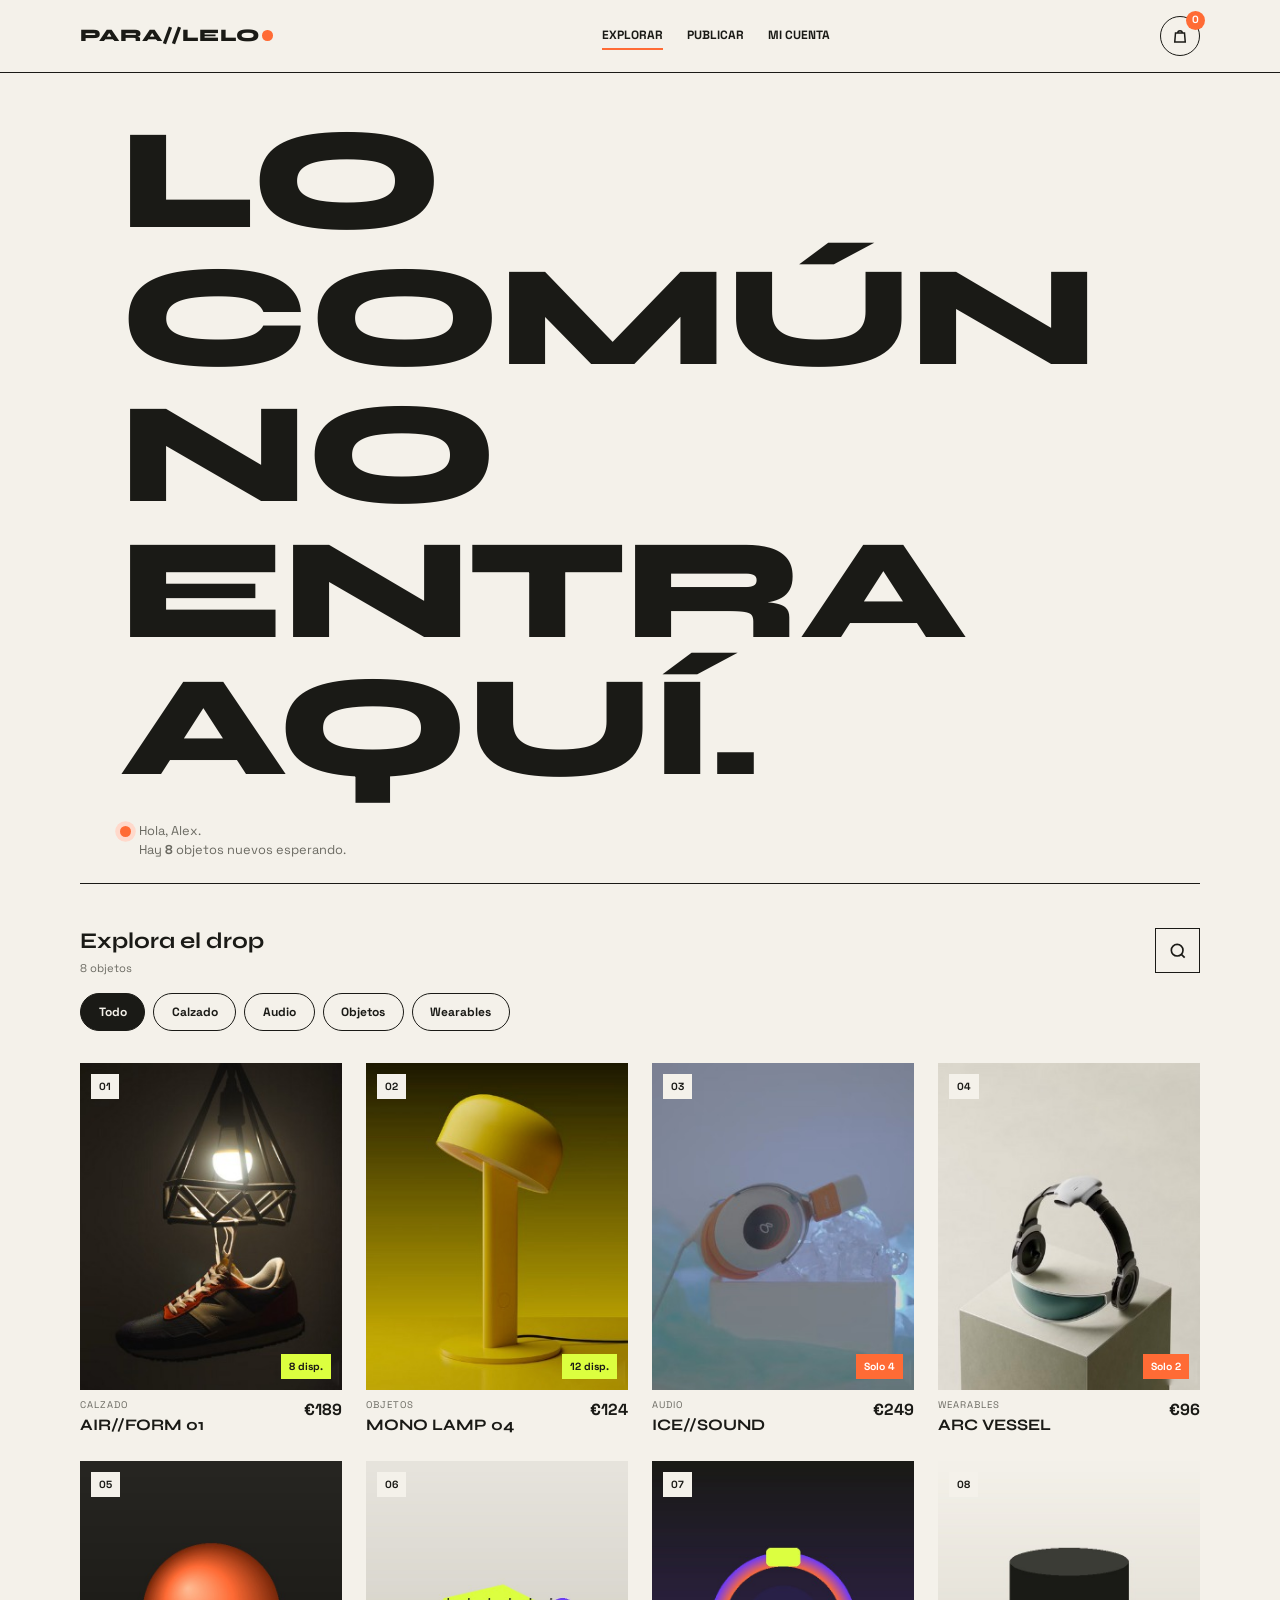
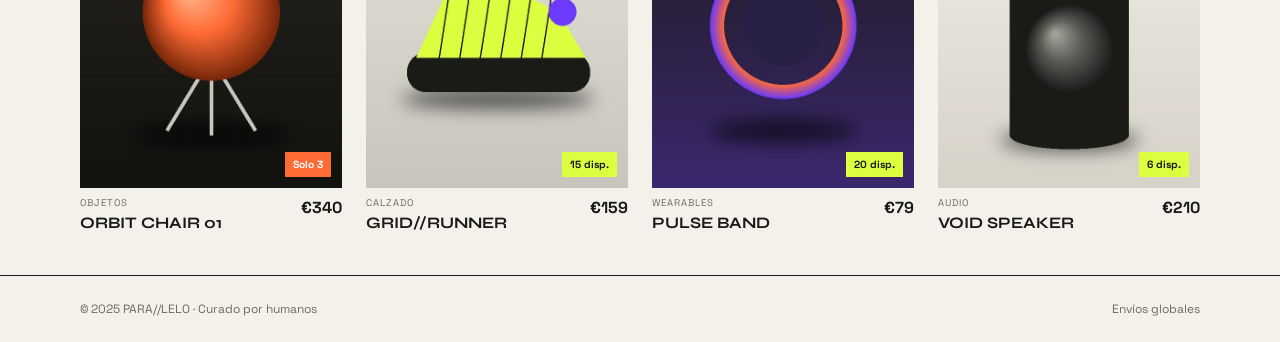
<file: index.html>
<!DOCTYPE html>
<html lang="es">
<head>
  <meta charset="UTF-8">
  <meta name="viewport" content="width=device-width, initial-scale=1">
  <title>PARA//LELO · Explorar</title>
  <link rel="preconnect" href="https://fonts.googleapis.com"><link rel="preconnect" href="https://fonts.gstatic.com" crossorigin><link href="https://fonts.googleapis.com/css2?family=Space+Grotesk:wght@400;500;700&family=Syne:wght@600;700;800&display=swap" rel="stylesheet">
  <link rel="stylesheet" href="css/styles.css">
  <link rel="stylesheet" href="css/index.css">
  <link rel="stylesheet" href="css/hito2.css">
</head>
<body>
  <header class="site-header">
    <div class="container">
      <a href="index.html" class="logo" aria-label="PARA//LELO, inicio">PARA//LELO</a>
      <nav class="main-nav" id="menu-principal" aria-label="Principal">
        <a href="index.html" aria-current="page">Explorar</a>
        <a href="crear.html">Publicar</a>
        <a href="login.html">Mi cuenta</a>
      </nav>
      <div class="header-actions">
        <a href="#" class="cart" aria-label="Carrito, 0 artículos"><svg width="18" height="18" viewBox="0 0 24 24" fill="none" stroke="currentColor" stroke-width="2" aria-hidden="true"><path d="M6 8h12l1 12H5L6 8z"/><path d="M9 8a3 3 0 0 1 6 0"/></svg><span>0</span></a>
        <button class="menu-toggle" type="button" aria-expanded="false" aria-controls="menu-principal" aria-label="Abrir menú">
          <span></span><span></span><span></span>
        </button>
      </div>
    </div>
  </header>
  <main>
    <section class="hero container" aria-labelledby="hero-title">
      <h1 id="hero-title" class="display">Lo común no entra aquí.</h1>
      <p class="hero-note"><span>Hola, Alex.<br>Hay <b id="total-novedades">0</b> objetos nuevos esperando.</span></p>
    </section>

    <section class="catalog container" aria-labelledby="catalog-title">
      <div class="catalog-head">
        <div>
          <h2 id="catalog-title">Explora el drop</h2>
          <p class="contador" id="contador-resultados" aria-live="polite"></p>
        </div>
        <button class="search-btn" type="button" aria-label="Buscar" aria-expanded="false" aria-controls="panel-busqueda">
          <svg width="20" height="20" viewBox="0 0 24 24" fill="none" stroke="currentColor" stroke-width="2" aria-hidden="true"><circle cx="11" cy="11" r="7"/><path d="M20 20l-4-4"/></svg>
        </button>
      </div>

      <div class="panel-busqueda" id="panel-busqueda" role="search" hidden>
        <label for="buscador" class="visually-hidden">Buscar objetos</label>
        <input type="search" id="buscador" placeholder="Busca por nombre, categoría o descripción…" autocomplete="off">
        <button type="button" id="limpiar-busqueda" class="limpiar" aria-label="Borrar búsqueda" hidden>✕</button>
      </div>

      <div class="filters" role="group" aria-label="Filtrar por categoría">
        <button class="chip" data-filter="todo" aria-pressed="true">Todo</button>
        <button class="chip" data-filter="calzado" aria-pressed="false">Calzado</button>
        <button class="chip" data-filter="audio" aria-pressed="false">Audio</button>
        <button class="chip" data-filter="objetos" aria-pressed="false">Objetos</button>
        <button class="chip" data-filter="wearables" aria-pressed="false">Wearables</button>
      </div>

      <!-- Las tarjetas se generan con JS a partir de mockData.js -->
      <div class="grid" id="grid"></div>

      <div class="sin-resultados" id="sin-resultados" hidden>
        <p>No hay nada que coincida con «<strong></strong>».</p>
        <small>Prueba con otra palabra o cambia de categoría.</small>
      </div>

      <template id="tpl-tarjeta">
        <article class="card">
          <a href="#">
            <figure><img src="" alt="" loading="lazy"><span class="num"></span><span class="stock"></span></figure>
            <div class="card-info"><div><small></small><h3></h3></div><span class="price"></span></div>
          </a>
        </article>
      </template>
    </section>
  </main>
  <footer class="site-footer">
    <div class="container"><p>© 2025 PARA//LELO · Curado por humanos</p><p>Envíos globales</p></div>
  </footer>
  <script src="js/mockData.js"></script>
  <script src="js/ui.js"></script>
  <script src="js/dashboard.js"></script>
</body>
</html>
</file>
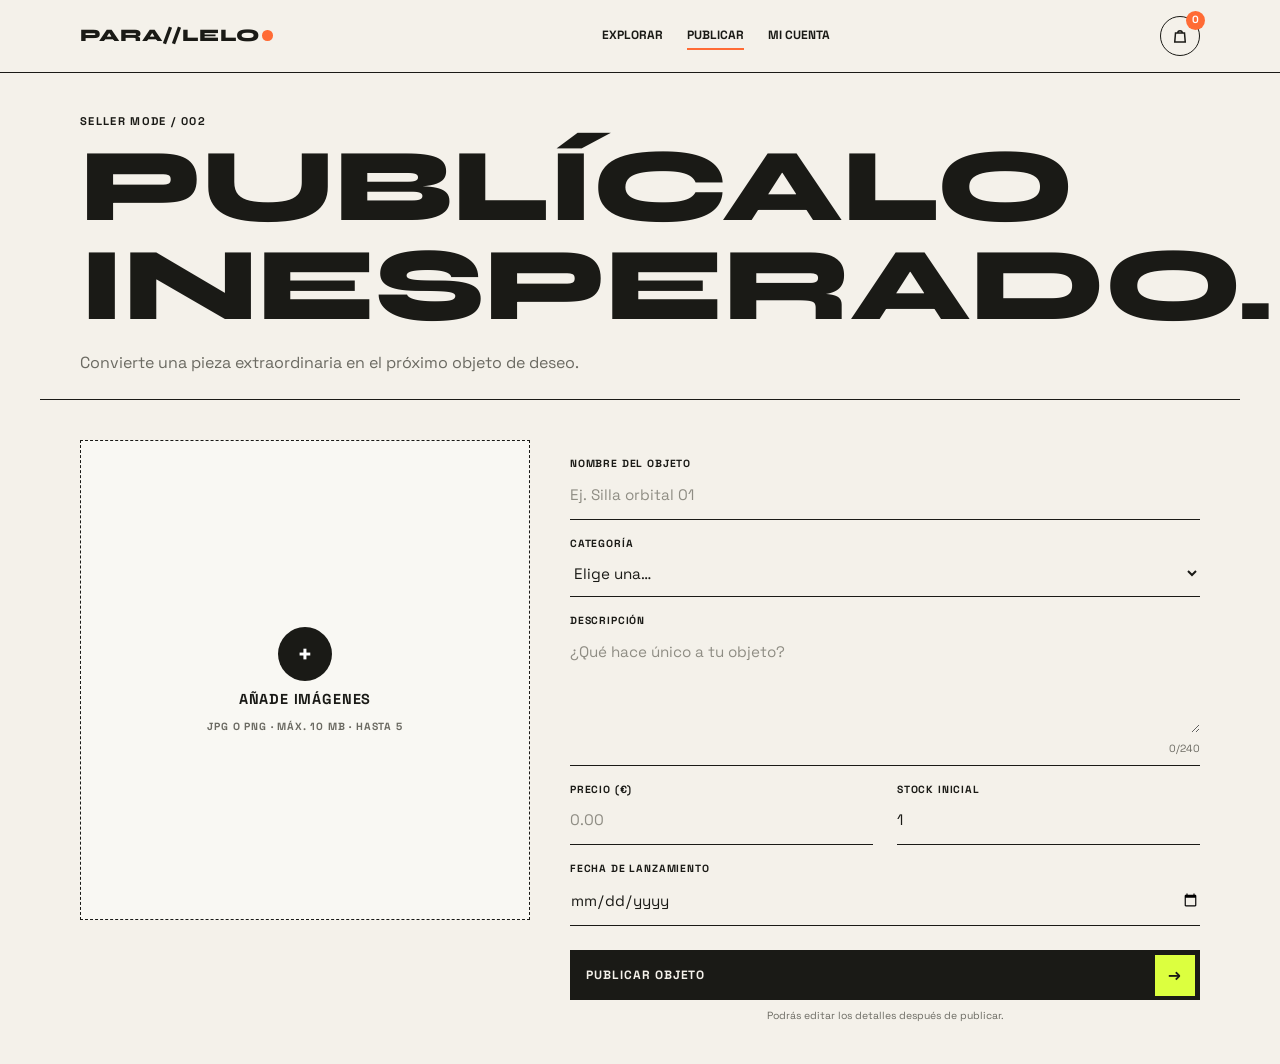
<file: crear.html>
<!DOCTYPE html>
<html lang="es">
<head>
  <meta charset="UTF-8">
  <meta name="viewport" content="width=device-width, initial-scale=1">
  <title>PARA//LELO · Publicar</title>
  <link rel="preconnect" href="https://fonts.googleapis.com"><link rel="preconnect" href="https://fonts.gstatic.com" crossorigin><link href="https://fonts.googleapis.com/css2?family=Space+Grotesk:wght@400;500;700&family=Syne:wght@600;700;800&display=swap" rel="stylesheet">
  <link rel="stylesheet" href="css/styles.css">
  <link rel="stylesheet" href="css/crear.css">
  <link rel="stylesheet" href="css/hito2.css">
</head>
<body>
  <header class="site-header">
    <div class="container">
      <a href="index.html" class="logo" aria-label="PARA//LELO, inicio">PARA//LELO</a>
      <nav class="main-nav" id="menu-principal" aria-label="Principal">
        <a href="index.html">Explorar</a>
        <a href="crear.html" aria-current="page">Publicar</a>
        <a href="login.html">Mi cuenta</a>
      </nav>
      <div class="header-actions">
        <a href="#" class="cart" aria-label="Carrito, 0 artículos"><svg width="18" height="18" viewBox="0 0 24 24" fill="none" stroke="currentColor" stroke-width="2" aria-hidden="true"><path d="M6 8h12l1 12H5L6 8z"/><path d="M9 8a3 3 0 0 1 6 0"/></svg><span>0</span></a>
        <button class="menu-toggle" type="button" aria-expanded="false" aria-controls="menu-principal" aria-label="Abrir menú">
          <span></span><span></span><span></span>
        </button>
      </div>
    </div>
  </header>
  <main>
    <section class="publish-head container" aria-labelledby="t">
      <p class="eyebrow">Seller mode / 002</p>
      <h1 id="t" class="display">Publícalo inesperado.</h1>
      <p class="muted">Convierte una pieza extraordinaria en el próximo objeto de deseo.</p>
    </section>

    <form id="form-crear" class="publish container" action="index.html" method="post" enctype="multipart/form-data" novalidate>
      <div class="field field-img">
        <label class="dropzone" for="imagenes">
          <span class="plus" aria-hidden="true">+</span>
          <strong>Añade imágenes</strong>
          <small>JPG o PNG · Máx. 10 MB · Hasta 5</small>
          <input id="imagenes" name="imagenes" type="file" accept="image/png,image/jpeg" multiple>
        </label>
        <ul class="lista-imagenes" id="lista-imagenes"></ul>
      </div>

      <div class="fields">
        <div class="field"><label for="nombre">Nombre del objeto</label><input id="nombre" name="nombre" type="text" placeholder="Ej. Silla orbital 01"></div>
        <div class="field"><label for="cat">Categoría</label>
          <select id="cat" name="cat"><option value="">Elige una…</option><option value="objetos">Objetos</option><option value="calzado">Calzado</option><option value="audio">Audio</option><option value="wearables">Wearables</option></select>
        </div>
        <div class="field"><label for="desc">Descripción</label><textarea id="desc" name="desc" maxlength="240" placeholder="¿Qué hace único a tu objeto?"></textarea><span id="c" class="counter">0/240</span></div>
        <div class="field-row">
          <div class="field"><label for="precio">Precio (€)</label><input id="precio" name="precio" type="number" min="0" step="0.01" placeholder="0.00"></div>
          <div class="field"><label for="stock">Stock inicial</label><input id="stock" name="stock" type="number" min="1" value="1"></div>
        </div>
        <div class="field"><label for="lanzamiento">Fecha de lanzamiento</label><input id="lanzamiento" name="lanzamiento" type="date"></div>
        <button class="btn" type="submit"><span>Publicar objeto</span><span class="arrow" aria-hidden="true">→</span></button>
        <p class="legal">Podrás editar los detalles después de publicar.</p>
      </div>
    </form>
  </main>
  <script src="js/mockData.js"></script>
  <script src="js/ui.js"></script>
  <script src="js/validacion.js"></script>
  <script src="js/formularios.js"></script>
</body>
</html>
</file>
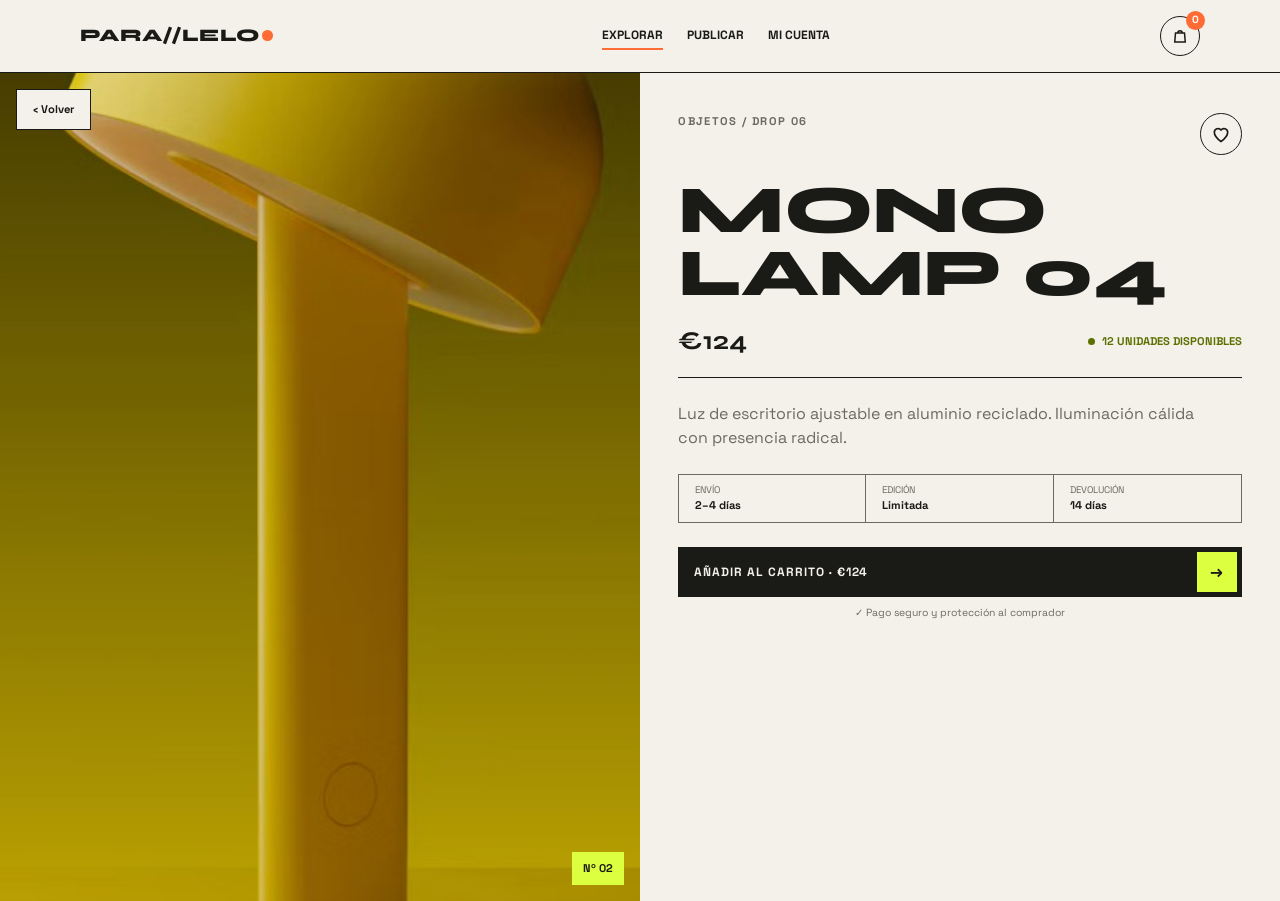
<file: detalle.html>
<!DOCTYPE html>
<html lang="es">
<head>
  <meta charset="UTF-8">
  <meta name="viewport" content="width=device-width, initial-scale=1">
  <title>PARA//LELO · Ficha</title>
  <link rel="preconnect" href="https://fonts.googleapis.com"><link rel="preconnect" href="https://fonts.gstatic.com" crossorigin><link href="https://fonts.googleapis.com/css2?family=Space+Grotesk:wght@400;500;700&family=Syne:wght@600;700;800&display=swap" rel="stylesheet">
  <link rel="stylesheet" href="css/styles.css">
  <link rel="stylesheet" href="css/detalle.css">
  <link rel="stylesheet" href="css/hito2.css">
</head>
<body>
  <header class="site-header">
    <div class="container">
      <a href="index.html" class="logo" aria-label="PARA//LELO, inicio">PARA//LELO</a>
      <nav class="main-nav" id="menu-principal" aria-label="Principal">
        <a href="index.html" aria-current="page">Explorar</a>
        <a href="crear.html">Publicar</a>
        <a href="login.html">Mi cuenta</a>
      </nav>
      <div class="header-actions">
        <a href="#" class="cart" aria-label="Carrito, 0 artículos"><svg width="18" height="18" viewBox="0 0 24 24" fill="none" stroke="currentColor" stroke-width="2" aria-hidden="true"><path d="M6 8h12l1 12H5L6 8z"/><path d="M9 8a3 3 0 0 1 6 0"/></svg><span>0</span></a>
        <button class="menu-toggle" type="button" aria-expanded="false" aria-controls="menu-principal" aria-label="Abrir menú">
          <span></span><span></span><span></span>
        </button>
      </div>
    </div>
  </header>
  <main>
    <article class="detail">
      <figure class="detail-media">
        <a href="index.html" class="back">‹ Volver</a>
        <img id="detalle-img" src="" alt="">
        <figcaption class="tag-n" id="detalle-num"></figcaption>
      </figure>
      <div class="detail-info">
        <div class="detail-top">
          <p class="eyebrow muted" id="detalle-cat"></p>
          <button class="fav" type="button" aria-pressed="false" aria-label="Guardar en favoritos">
            <svg width="20" height="20" viewBox="0 0 24 24" fill="none" stroke="currentColor" stroke-width="2" aria-hidden="true"><path d="M12 21s-8-5.4-8-11a4.5 4.5 0 0 1 8-2.8A4.5 4.5 0 0 1 20 10c0 5.6-8 11-8 11z"/></svg>
          </button>
        </div>
        <h1 class="display" id="detalle-nombre"></h1>
        <div class="price-row"><strong id="detalle-precio"></strong><span class="available" id="detalle-stock"></span></div>
        <p class="desc" id="detalle-desc"></p>
        <dl class="specs">
          <div><dt>Envío</dt><dd>2–4 días</dd></div>
          <div><dt>Edición</dt><dd>Limitada</dd></div>
          <div><dt>Devolución</dt><dd>14 días</dd></div>
        </dl>
        <button class="btn" type="button" id="btn-comprar"><span>Añadir al carrito</span><span class="arrow" aria-hidden="true">→</span></button>
        <p class="secure">✓ Pago seguro y protección al comprador</p>
      </div>
    </article>
  </main>
  <script src="js/mockData.js"></script>
  <script src="js/ui.js"></script>
  <script src="js/detalle.js"></script>
</body>
</html>
</file>
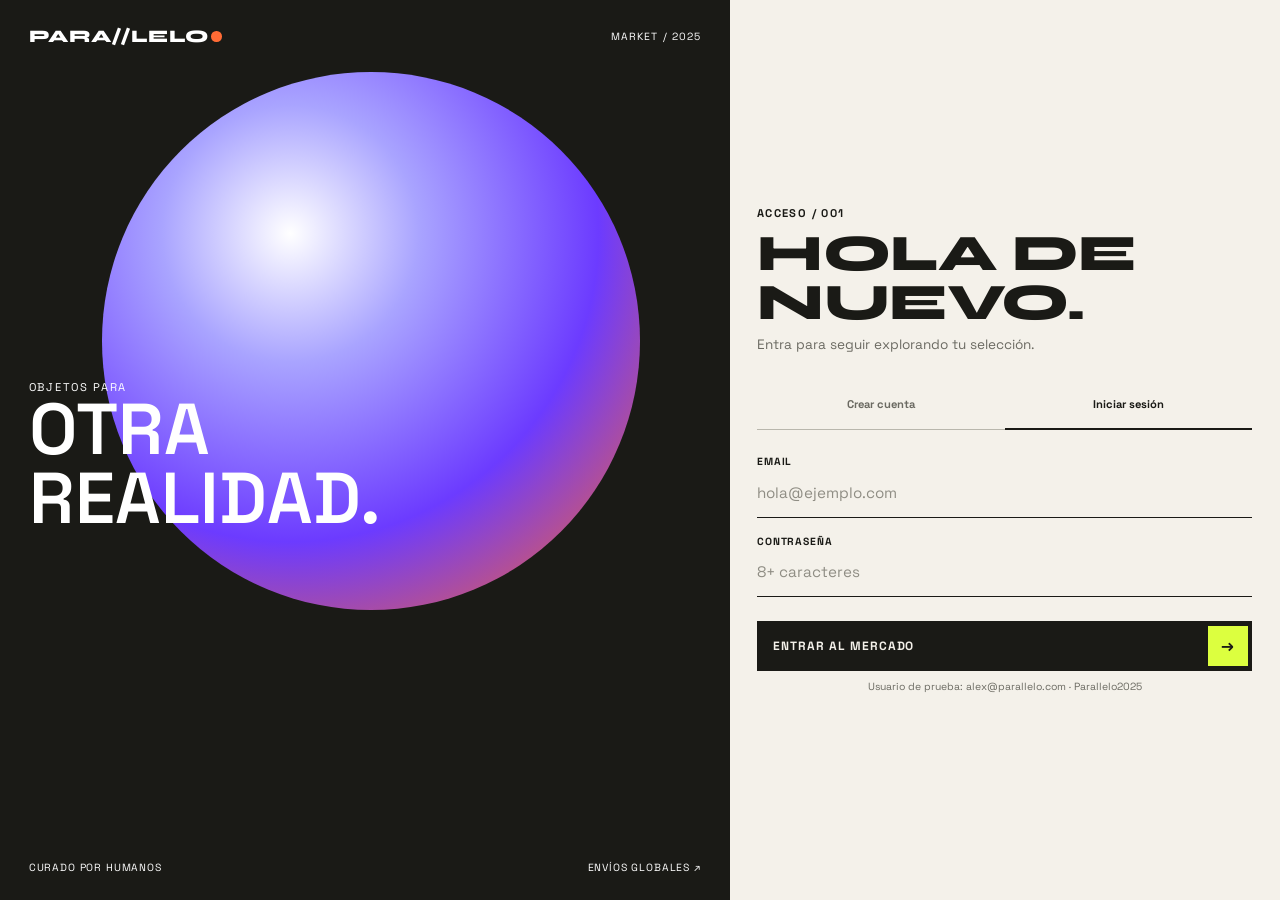
<file: login.html>
<!DOCTYPE html>
<html lang="es">
<head>
  <meta charset="UTF-8">
  <meta name="viewport" content="width=device-width, initial-scale=1">
  <title>PARA//LELO · Iniciar sesión</title>
  <link rel="preconnect" href="https://fonts.googleapis.com"><link rel="preconnect" href="https://fonts.gstatic.com" crossorigin><link href="https://fonts.googleapis.com/css2?family=Space+Grotesk:wght@400;500;700&family=Syne:wght@600;700;800&display=swap" rel="stylesheet">
  <link rel="stylesheet" href="css/styles.css">
  <link rel="stylesheet" href="css/auth.css">
  <link rel="stylesheet" href="css/hito2.css">
</head>
<body>
  <main class="auth">
    <aside class="auth-art" aria-hidden="true">
      <div class="sphere"></div>
      <div class="top"><a href="index.html" class="logo">PARA//LELO</a><span>Market / 2025</span></div>
      <div class="claim"><small>Objetos para</small><h2>Otra<br>realidad.</h2></div>
      <div class="bottom"><span>Curado por humanos</span><span>Envíos globales ↗</span></div>
    </aside>
    <section class="auth-panel" aria-labelledby="t">
      <div class="inner">
        <p class="eyebrow">Acceso / 001</p>
        <h1 id="t" class="display">Hola de nuevo.</h1>
        <p class="lead">Entra para seguir explorando tu selección.</p>
        <nav class="tabs" aria-label="Acceso">
          <a href="registro.html">Crear cuenta</a>
          <a href="login.html" aria-current="page">Iniciar sesión</a>
        </nav>
        <form id="form-login" action="index.html" method="post" novalidate>
          <p class="error-form" role="alert" hidden></p>
          <div class="field"><label for="email">Email</label><input id="email" name="email" type="email" placeholder="hola@ejemplo.com" autocomplete="email"></div>
          <div class="field"><label for="pass">Contraseña</label><input id="pass" name="pass" type="password" placeholder="8+ caracteres" autocomplete="current-password"></div>
          <button class="btn" type="submit"><span>Entrar al mercado</span><span class="arrow" aria-hidden="true">→</span></button>
          <p class="legal">Usuario de prueba: alex@parallelo.com · Parallelo2025</p>
        </form>
      </div>
    </section>
  </main>
  <script src="js/mockData.js"></script>
  <script src="js/ui.js"></script>
  <script src="js/validacion.js"></script>
  <script src="js/formularios.js"></script>
</body>
</html>
</file>
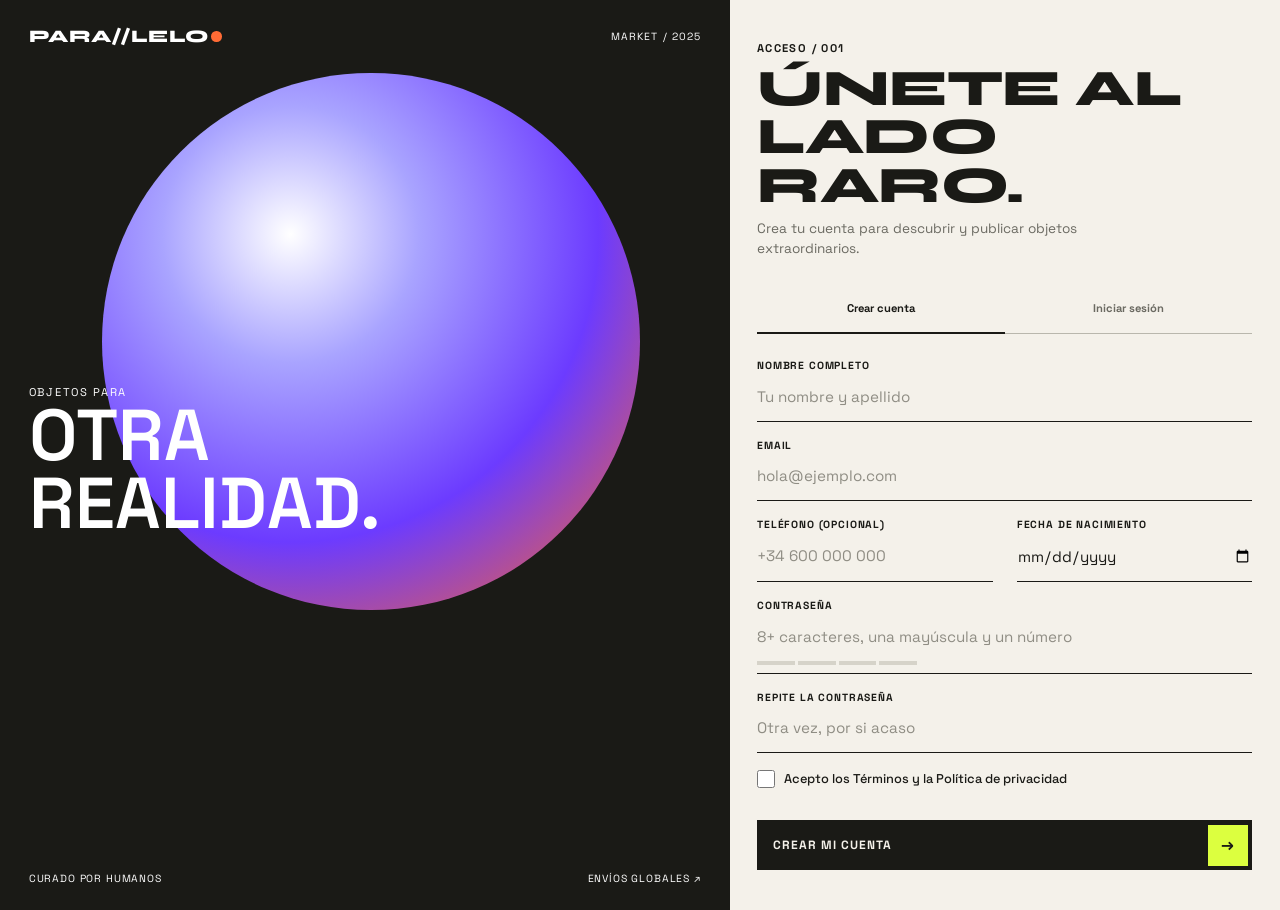
<file: registro.html>
<!DOCTYPE html>
<html lang="es">
<head>
  <meta charset="UTF-8">
  <meta name="viewport" content="width=device-width, initial-scale=1">
  <title>PARA//LELO · Crear cuenta</title>
  <link rel="preconnect" href="https://fonts.googleapis.com"><link rel="preconnect" href="https://fonts.gstatic.com" crossorigin><link href="https://fonts.googleapis.com/css2?family=Space+Grotesk:wght@400;500;700&family=Syne:wght@600;700;800&display=swap" rel="stylesheet">
  <link rel="stylesheet" href="css/styles.css">
  <link rel="stylesheet" href="css/auth.css">
  <link rel="stylesheet" href="css/hito2.css">
</head>
<body>
  <main class="auth">
    <aside class="auth-art" aria-hidden="true">
      <div class="sphere"></div>
      <div class="top"><a href="index.html" class="logo">PARA//LELO</a><span>Market / 2025</span></div>
      <div class="claim"><small>Objetos para</small><h2>Otra<br>realidad.</h2></div>
      <div class="bottom"><span>Curado por humanos</span><span>Envíos globales ↗</span></div>
    </aside>
    <section class="auth-panel" aria-labelledby="t">
      <div class="inner">
        <p class="eyebrow">Acceso / 001</p>
        <h1 id="t" class="display">Únete al lado raro.</h1>
        <p class="lead">Crea tu cuenta para descubrir y publicar objetos extraordinarios.</p>
        <nav class="tabs" aria-label="Acceso">
          <a href="registro.html" aria-current="page">Crear cuenta</a>
          <a href="login.html">Iniciar sesión</a>
        </nav>
        <form id="form-registro" action="index.html" method="post" novalidate>
          <div class="field"><label for="nombre">Nombre completo</label><input id="nombre" name="nombre" type="text" placeholder="Tu nombre y apellido" autocomplete="name"></div>
          <div class="field"><label for="email">Email</label><input id="email" name="email" type="email" placeholder="hola@ejemplo.com" autocomplete="email"></div>
          <div class="field-row">
          <div class="field"><label for="tel">Teléfono (opcional)</label><input id="tel" name="tel" type="tel" placeholder="+34 600 000 000" autocomplete="tel"></div>
          <div class="field"><label for="nacimiento">Fecha de nacimiento</label><input id="nacimiento" name="nacimiento" type="date" placeholder="" autocomplete="bday"></div>
          </div>
          <div class="field"><label for="pass">Contraseña</label><input id="pass" name="pass" type="password" placeholder="8+ caracteres, una mayúscula y un número" autocomplete="new-password" aria-describedby="fuerza-texto">
            <div class="fuerza"><div class="fuerza-barra" id="fuerza" data-nivel="0"><span></span><span></span><span></span><span></span></div><small id="fuerza-texto" aria-live="polite"></small></div>
          </div>
          <div class="field"><label for="pass2">Repite la contraseña</label><input id="pass2" name="pass2" type="password" placeholder="Otra vez, por si acaso" autocomplete="new-password"></div>
          <div class="field field-check"><label for="terminos"><input id="terminos" name="terminos" type="checkbox"> Acepto los Términos y la Política de privacidad</label></div>
          <button class="btn" type="submit"><span>Crear mi cuenta</span><span class="arrow" aria-hidden="true">→</span></button>
        </form>
      </div>
    </section>
  </main>
  <script src="js/mockData.js"></script>
  <script src="js/ui.js"></script>
  <script src="js/validacion.js"></script>
  <script src="js/formularios.js"></script>
</body>
</html>
</file>
<file: css/styles.css>
/* PARA//LELO — estilos base (Mobile First) */
:root{
  --c-ink:#1a1a16; --c-paper:#f4f1ea; --c-paper-2:#f9f8f3;
  --c-muted:#6b6a62; --c-orange:#ff6b35; --c-lime:#dcff3f; --c-violet:#6c3bff;
  --f-display:"Syne","Archivo Black",Impact,sans-serif;
  --f-body:"Space Grotesk","Helvetica Neue",Arial,sans-serif;
  --s-1:.25rem; --s-2:.5rem; --s-3:1rem; --s-4:1.5rem; --s-5:2.5rem; --s-6:4rem;
  --maxw:75rem; --header-h:4.5rem;
}
*,*::before,*::after{box-sizing:border-box;margin:0;padding:0}
html{scroll-behavior:smooth}
body{font-family:var(--f-body);background:var(--c-paper);color:var(--c-ink);line-height:1.5;min-height:100vh;display:flex;flex-direction:column}
img{max-width:100%;display:block}
a{color:inherit;text-decoration:none}
button,input,select,textarea{font:inherit;color:inherit}
:focus-visible{outline:3px solid var(--c-violet);outline-offset:2px}
.container{width:100%;max-width:var(--maxw);margin-inline:auto;padding-inline:var(--s-3)}
main{flex:1}

.display{font-family:var(--f-display);font-weight:800;text-transform:uppercase;line-height:.95;letter-spacing:-.01em}
.eyebrow{font-size:.7rem;font-weight:700;letter-spacing:.12em;text-transform:uppercase}
.muted{color:var(--c-muted)}

/* Header */
.site-header{position:sticky;top:0;z-index:10;background:var(--c-paper);border-bottom:1px solid var(--c-ink)}
.site-header .container{display:flex;flex-wrap:wrap;align-items:center;justify-content:space-between;gap:var(--s-2) var(--s-3);padding-block:var(--s-3)}
.logo{font-family:var(--f-display);font-weight:800;font-size:1.1rem;letter-spacing:.02em}
.logo::after{content:"";display:inline-block;width:.6em;height:.6em;margin-left:.15em;border-radius:50%;background:var(--c-orange)}
.main-nav{order:3;width:100%;display:flex;justify-content:center;gap:var(--s-4)}
.main-nav a{font-size:.75rem;font-weight:700;text-transform:uppercase;padding-block:var(--s-1);border-bottom:2px solid transparent}
.main-nav a[aria-current="page"]{border-color:var(--c-orange)}
.cart{position:relative;display:grid;place-items:center;width:2.5rem;height:2.5rem;border:1px solid var(--c-ink);border-radius:50%}
.cart span{position:absolute;top:-.4rem;right:-.4rem;min-width:1.2rem;height:1.2rem;display:grid;place-items:center;border-radius:50%;background:var(--c-orange);color:#fff;font-size:.65rem;font-weight:700}

/* Botón principal */
.btn{display:flex;align-items:stretch;justify-content:space-between;width:100%;background:var(--c-ink);color:var(--c-paper);border:0;cursor:pointer;font-size:.75rem;font-weight:700;letter-spacing:.08em;text-transform:uppercase}
.btn>span:first-child{padding:1rem var(--s-3);align-self:center}
.btn .arrow{display:grid;place-items:center;width:2.5rem;margin:.3rem;background:var(--c-lime);color:var(--c-ink);font-size:1rem}
.btn:hover .arrow{background:var(--c-orange);color:#fff}
.legal{margin-top:var(--s-2);text-align:center;font-size:.65rem;color:var(--c-muted)}

/* Formularios */
.field{display:flex;flex-direction:column;gap:var(--s-2);padding-block:var(--s-3) var(--s-2);border-bottom:1px solid var(--c-ink)}
.field label{font-size:.65rem;font-weight:700;letter-spacing:.08em;text-transform:uppercase}
.field input,.field select,.field textarea{width:100%;background:transparent;border:0;outline:0;padding:.25rem 0;font-size:.95rem}
.field textarea{resize:vertical;min-height:6rem}
.field input::placeholder,.field textarea::placeholder{color:#8f8d84}
.field:focus-within{border-bottom-width:3px}
.field-row{display:grid;gap:0 var(--s-4)}
.field-row .field{width:100%}

/* Footer */
.site-footer{border-top:1px solid var(--c-ink);padding-block:var(--s-4);font-size:.75rem;color:var(--c-muted)}
.site-footer .container{display:flex;flex-wrap:wrap;justify-content:space-between;gap:var(--s-2)}

@media (min-width:48em){
  .container{padding-inline:var(--s-5)}
  .main-nav{order:0;width:auto}
  .field-row{grid-template-columns:1fr 1fr}
}
@media (prefers-reduced-motion:reduce){html{scroll-behavior:auto}}
</file>
<file: css/index.css>
/* Dashboard */
.hero{padding-block:var(--s-5) var(--s-4);border-bottom:1px solid var(--c-ink);margin-inline:var(--s-3)}
.hero h1{font-size:clamp(2.6rem,14vw,9rem)}
.hero-note{display:flex;gap:var(--s-2);align-items:flex-start;margin-top:var(--s-4);font-size:.8rem;color:var(--c-muted)}
.hero-note::before{content:"";flex:none;width:.7rem;height:.7rem;margin-top:.3rem;border-radius:50%;background:var(--c-orange);box-shadow:0 0 0 .3rem #ffd9cb}
.catalog{padding-block:var(--s-5)}
.catalog-head{display:flex;justify-content:space-between;align-items:center;gap:var(--s-3);margin-bottom:var(--s-3)}
.catalog-head h2{font-family:var(--f-display);font-size:1.4rem;font-weight:700}
.search-btn{display:grid;place-items:center;width:2.8rem;height:2.8rem;background:transparent;border:1px solid var(--c-ink);cursor:pointer}
.filters{display:flex;gap:var(--s-2);overflow-x:auto;padding-bottom:var(--s-2);margin-bottom:var(--s-4)}
.chip{flex:none;padding:.55rem 1.1rem;border:1px solid var(--c-ink);border-radius:2rem;background:transparent;font-size:.75rem;font-weight:700;cursor:pointer}
.chip[aria-pressed="true"]{background:var(--c-ink);color:var(--c-paper)}
.grid{display:grid;grid-template-columns:1fr;gap:var(--s-4)}
.card a{display:block}
.card figure{position:relative;aspect-ratio:4/5;overflow:hidden;background:var(--c-ink)}
.card img{width:100%;height:100%;object-fit:cover;transition:transform .4s}
.card a:hover img{transform:scale(1.04)}
.card .num,.card .stock{position:absolute;font-size:.65rem;font-weight:700;padding:.3rem .5rem}
.card .num{top:.7rem;left:.7rem;background:var(--c-paper)}
.card .stock{bottom:.7rem;right:.7rem;background:var(--c-lime)}
.card .stock.low{background:var(--c-orange);color:#fff}
.card-info{display:flex;justify-content:space-between;gap:var(--s-2);padding-top:var(--s-2)}
.card-info small{display:block;font-size:.6rem;letter-spacing:.1em;text-transform:uppercase;color:var(--c-muted)}
.card-info h3{font-family:var(--f-display);font-size:1rem;font-weight:700;text-transform:uppercase}
.card-info .price{font-weight:700}
.card[hidden]{display:none}

@media (min-width:40em){.grid{grid-template-columns:repeat(2,1fr)}}
@media (min-width:64em){.grid{grid-template-columns:repeat(4,1fr)}.hero{margin-inline:auto;max-width:calc(var(--maxw) - 5rem);width:calc(100% - 5rem)}}
</file>
<file: css/hito2.css>
/* ==========================================================
   HITO 2 · Estilos de los componentes nuevos que maneja JS
   (menú hamburguesa, modal, errores de formulario, buscador)
   ========================================================== */

.visually-hidden{position:absolute;width:1px;height:1px;overflow:hidden;clip:rect(0 0 0 0);white-space:nowrap}
body.sin-scroll{overflow:hidden}

/* ---------- Header + menú hamburguesa ---------- */
.header-actions{display:flex;align-items:center;gap:var(--s-2)}
.menu-toggle{display:flex;flex-direction:column;justify-content:center;gap:5px;width:2.5rem;height:2.5rem;padding:0 .6rem;background:transparent;border:1px solid var(--c-ink);cursor:pointer}
.menu-toggle span{display:block;height:2px;background:var(--c-ink);transition:transform .25s,opacity .2s}
.menu-toggle[aria-expanded="true"]{background:var(--c-ink)}
.menu-toggle[aria-expanded="true"] span{background:var(--c-lime)}
/* las tres rayas se convierten en una X */
.menu-toggle[aria-expanded="true"] span:nth-child(1){transform:translateY(7px) rotate(45deg)}
.menu-toggle[aria-expanded="true"] span:nth-child(2){opacity:0}
.menu-toggle[aria-expanded="true"] span:nth-child(3){transform:translateY(-7px) rotate(-45deg)}

/* En móvil el menú está plegado y se despliega hacia abajo */
.main-nav{flex-direction:column;align-items:stretch;gap:0;max-height:0;overflow:hidden;visibility:hidden;transition:max-height .3s ease,visibility .3s}
.main-nav.abierto{max-height:20rem;visibility:visible}
.main-nav a{padding:var(--s-3) 0;border-bottom:1px solid #d6d3c9;font-size:1rem;font-family:var(--f-display)}
.main-nav a:first-child{border-top:1px solid var(--c-ink);margin-top:var(--s-2)}
.main-nav a[aria-current="page"]{border-bottom-color:#d6d3c9;color:var(--c-orange)}
.main-nav a[aria-current="page"]::before{content:"→ "}

@media (min-width:48em){
  .menu-toggle{display:none}
  .main-nav{flex-direction:row;gap:var(--s-4);max-height:none;overflow:visible;visibility:visible}
  .main-nav a{padding:var(--s-1) 0;border-bottom:2px solid transparent;font-family:var(--f-body);font-size:.75rem}
  .main-nav a:first-child{border-top:0;margin-top:0}
  .main-nav a[aria-current="page"]{border-color:var(--c-orange);color:inherit}
  .main-nav a[aria-current="page"]::before{content:none}
}

/* ---------- Buscador del dashboard ---------- */
.contador{font-size:.7rem;color:var(--c-muted);margin-top:.15rem}
.search-btn[aria-expanded="true"]{background:var(--c-ink);color:var(--c-lime)}
.panel-busqueda{position:relative;margin-bottom:var(--s-3)}
.panel-busqueda input{width:100%;padding:.9rem 2.8rem .9rem 1rem;border:1px solid var(--c-ink);background:var(--c-paper-2);font-size:.95rem;outline:0}
.panel-busqueda input:focus{box-shadow:0 0 0 3px var(--c-lime)}
.panel-busqueda input::-webkit-search-cancel-button{display:none}
.limpiar{position:absolute;right:.5rem;top:50%;transform:translateY(-50%);width:2rem;height:2rem;border:0;background:transparent;cursor:pointer;font-size:.9rem}
.sin-resultados{padding:var(--s-6) var(--s-3);text-align:center;border:1px dashed var(--c-ink)}
.sin-resultados p{font-family:var(--f-display);font-size:1.2rem;text-transform:uppercase}
.sin-resultados small{color:var(--c-muted)}

/* ---------- Errores de formulario ---------- */
.error-msg{font-size:.72rem;font-weight:700;color:#c23a0e;min-height:0}
.error-msg:empty{display:none}
.error-msg::before{content:"✕ ";}
.field.invalido{border-bottom-color:#c23a0e;border-bottom-width:2px}
.field.invalido label{color:#c23a0e}
.field.valido{border-bottom-color:#5c7000}
.field.valido label::after{content:" ✓";color:#5c7000}
.error-form{padding:.8rem 1rem;margin-top:var(--s-3);background:#ffe3d8;border-left:4px solid var(--c-orange);font-size:.8rem;font-weight:700}

/* Barra de seguridad de la contraseña */
.fuerza{display:flex;align-items:center;gap:var(--s-2)}
.fuerza-barra{display:grid;grid-template-columns:repeat(4,1fr);gap:3px;flex:1;max-width:10rem}
.fuerza-barra span{height:4px;background:#d6d3c9}
.fuerza-barra[data-nivel="1"] span:nth-child(-n+1){background:#c23a0e}
.fuerza-barra[data-nivel="2"] span:nth-child(-n+2){background:var(--c-orange)}
.fuerza-barra[data-nivel="3"] span:nth-child(-n+3){background:#b5d10f}
.fuerza-barra[data-nivel="4"] span{background:#5c7000}
.fuerza small{font-size:.65rem;color:var(--c-muted)}

/* Checkbox de términos */
.field-check{border-bottom:0}
.field-check label{display:flex;gap:.6rem;align-items:center;text-transform:none;letter-spacing:0;font-weight:500;font-size:.8rem;cursor:pointer}
.field-check input{width:1.1rem;height:1.1rem;accent-color:var(--c-ink)}

/* Subida de imágenes en Publicar */
.field-img{border-bottom:0;padding-top:0}
.field-img.invalido .dropzone{border-color:#c23a0e;border-style:solid;background:#fff3ee}
.field-img.valido .dropzone{border-color:#5c7000;border-style:solid}
.lista-imagenes{list-style:none;font-size:.7rem;color:var(--c-muted)}
.lista-imagenes li::before{content:"▪ "}

/* ---------- Modal ---------- */
.modal-fondo{position:fixed;inset:0;z-index:100;display:grid;place-items:center;padding:var(--s-3);background:rgba(26,26,22,.55);opacity:0;transition:opacity .2s}
.modal-fondo.visible{opacity:1}
.modal{width:100%;max-width:26rem;background:var(--c-paper);border:1px solid var(--c-ink);box-shadow:8px 8px 0 var(--c-ink);padding:var(--s-4);transform:translateY(12px);transition:transform .2s}
.modal-fondo.visible .modal{transform:none}
.modal h2{font-family:var(--f-display);font-weight:800;text-transform:uppercase;font-size:1.4rem;line-height:1.05;margin-bottom:var(--s-2)}
.modal p{font-size:.9rem;color:var(--c-muted);margin-bottom:var(--s-4)}
.modal-acciones{display:flex;gap:var(--s-2);justify-content:flex-end;flex-wrap:wrap}
.btn-modal{padding:.75rem 1.1rem;border:1px solid var(--c-ink);background:transparent;cursor:pointer;font-size:.72rem;font-weight:700;letter-spacing:.06em;text-transform:uppercase}
.btn-modal.principal{background:var(--c-ink);color:var(--c-paper)}
.btn-modal.principal:hover{background:var(--c-orange);border-color:var(--c-orange);color:#fff}

@media (prefers-reduced-motion:reduce){
  .modal-fondo,.modal,.main-nav,.menu-toggle span{transition:none}
}
</file>
<file: css/crear.css>
/* Publicar objeto */
.publish-head{padding-block:var(--s-5) var(--s-4);border-bottom:1px solid var(--c-ink)}
.publish-head h1{font-size:clamp(2.4rem,11vw,6.5rem);margin-block:var(--s-2) var(--s-3)}
.publish{display:grid;grid-template-columns:1fr;gap:var(--s-4);padding-block:var(--s-5)}
.dropzone{display:flex;flex-direction:column;align-items:center;justify-content:center;gap:var(--s-2);min-height:16rem;background:var(--c-paper-2);border:1px dashed var(--c-ink);text-align:center;cursor:pointer}
.dropzone .plus{display:grid;place-items:center;width:3.4rem;height:3.4rem;border-radius:50%;background:var(--c-ink);color:#fff;font-size:1.6rem}
.dropzone strong{font-size:.9rem}
.dropzone small{font-size:.65rem;color:var(--c-muted)}
.dropzone input{position:absolute;width:1px;height:1px;opacity:0}
.dropzone:focus-within{outline:3px solid var(--c-violet)}
.counter{align-self:flex-end;font-size:.65rem;color:var(--c-muted)}
.publish .btn{margin-top:var(--s-4)}

@media (min-width:56em){
  .publish{grid-template-columns:5fr 7fr;gap:var(--s-5);align-items:start}
  .dropzone{min-height:30rem}
}
</file>
<file: css/detalle.css>
/* Ficha de producto */
.detail{display:grid;grid-template-columns:1fr}
.detail-media{position:relative;min-height:22rem;background:var(--c-ink)}
.detail-media img{width:100%;height:100%;object-fit:cover;position:absolute;inset:0}
.back{position:absolute;top:var(--s-3);left:var(--s-3);z-index:1;display:inline-flex;gap:var(--s-2);align-items:center;padding:.7rem 1rem;background:var(--c-paper);border:1px solid var(--c-ink);font-size:.7rem;font-weight:700}
.tag-n{position:absolute;right:var(--s-3);bottom:var(--s-3);z-index:1;background:var(--c-lime);padding:.5rem .7rem;font-size:.7rem;font-weight:700}
.detail-info{padding:var(--s-4) var(--s-3) var(--s-5)}
.detail-top{display:flex;justify-content:space-between;align-items:flex-start}
.fav{display:grid;place-items:center;width:2.6rem;height:2.6rem;border:1px solid var(--c-ink);border-radius:50%;background:transparent;cursor:pointer}
.fav[aria-pressed="true"]{background:var(--c-orange);border-color:var(--c-orange)}
.detail-info h1{font-size:clamp(2.4rem,10vw,4.2rem);margin-block:var(--s-4) var(--s-3)}
.price-row{display:flex;justify-content:space-between;align-items:center;padding-bottom:var(--s-3);border-bottom:1px solid var(--c-ink)}
.price-row strong{font-family:var(--f-display);font-size:1.6rem}
.available{font-size:.7rem;font-weight:700;text-transform:uppercase;color:#5c7000}
.available::before{content:"";display:inline-block;width:.45rem;height:.45rem;margin-right:.4rem;border-radius:50%;background:#5c7000}
.desc{margin-block:var(--s-4);color:var(--c-muted);max-width:34rem}
.specs{display:grid;grid-template-columns:repeat(3,1fr);border:1px solid var(--c-muted);margin-bottom:var(--s-4)}
.specs div{padding:var(--s-2) var(--s-3);border-right:1px solid var(--c-muted)}
.specs div:last-child{border-right:0}
.specs dt{font-size:.6rem;text-transform:uppercase;color:var(--c-muted)}
.specs dd{font-size:.7rem;font-weight:700}
.secure{margin-top:var(--s-2);text-align:center;font-size:.65rem;color:var(--c-muted)}

@media (min-width:56em){
  .detail{grid-template-columns:1fr 1fr;min-height:calc(100vh - var(--header-h))}
  .detail-media{min-height:auto}
  .detail-info{padding:var(--s-5) 6%}
}
</file>
<file: css/auth.css>
/* Login / Registro */
.auth{display:grid;grid-template-columns:1fr;min-height:100vh}
.auth-art{position:relative;overflow:hidden;background:var(--c-ink);color:#fff;display:flex;flex-direction:column;justify-content:space-between;padding:var(--s-3);min-height:16rem}
.auth-art .top{display:flex;justify-content:space-between;align-items:center;font-size:.65rem;letter-spacing:.1em;text-transform:uppercase}
.auth-art .logo{color:#fff}
.sphere{position:absolute;z-index:0;right:-15%;top:15%;width:min(75vw,34rem);aspect-ratio:1;border-radius:50%;background:radial-gradient(circle at 35% 30%,#fff 0,#a9a4ff 25%,var(--c-violet) 60%,#c2547f 82%,var(--c-orange) 100%)}
.auth-art>*:not(.sphere){position:relative;z-index:1}
.auth-art .claim small{display:block;font-size:.7rem;letter-spacing:.15em;text-transform:uppercase}
.auth-art .claim h2{font-size:clamp(2.2rem,9vw,4.5rem);font-weight:600;text-transform:uppercase;line-height:.95}
.auth-art .bottom{display:none}
.auth-panel{background:var(--c-paper);color:var(--c-ink);display:flex;flex-direction:column;justify-content:center;padding:var(--s-5) var(--s-3)}
.auth-panel .inner{width:100%;max-width:32.5rem;margin-inline:auto}
.auth-panel h1{font-size:clamp(2rem,8vw,3.2rem);margin-block:var(--s-2)}
.auth-panel .lead{color:var(--c-muted);font-size:.85rem;max-width:22rem}
.tabs{display:grid;grid-template-columns:1fr 1fr;margin-block:var(--s-4) var(--s-2);border-bottom:1px solid #b9b7ad}
.tabs a{text-align:center;padding:var(--s-3) 0;font-size:.7rem;font-weight:700;color:var(--c-muted);border-bottom:2px solid transparent;margin-bottom:-1px}
.tabs a[aria-current="page"]{color:var(--c-ink);border-color:var(--c-ink)}
.auth-panel .btn{margin-top:var(--s-4)}

@media (min-width:64em){
  .auth{grid-template-columns:57% 43%}
  .auth-art{padding:var(--s-4) 1.8rem;min-height:100vh}
  .sphere{left:14%;right:auto;top:8%;width:min(42vw,40rem)}
  .auth-art .bottom{display:flex;justify-content:space-between;font-size:.65rem;letter-spacing:.08em;text-transform:uppercase}
  .auth-panel{padding:var(--s-5) 5%}
}
</file>
